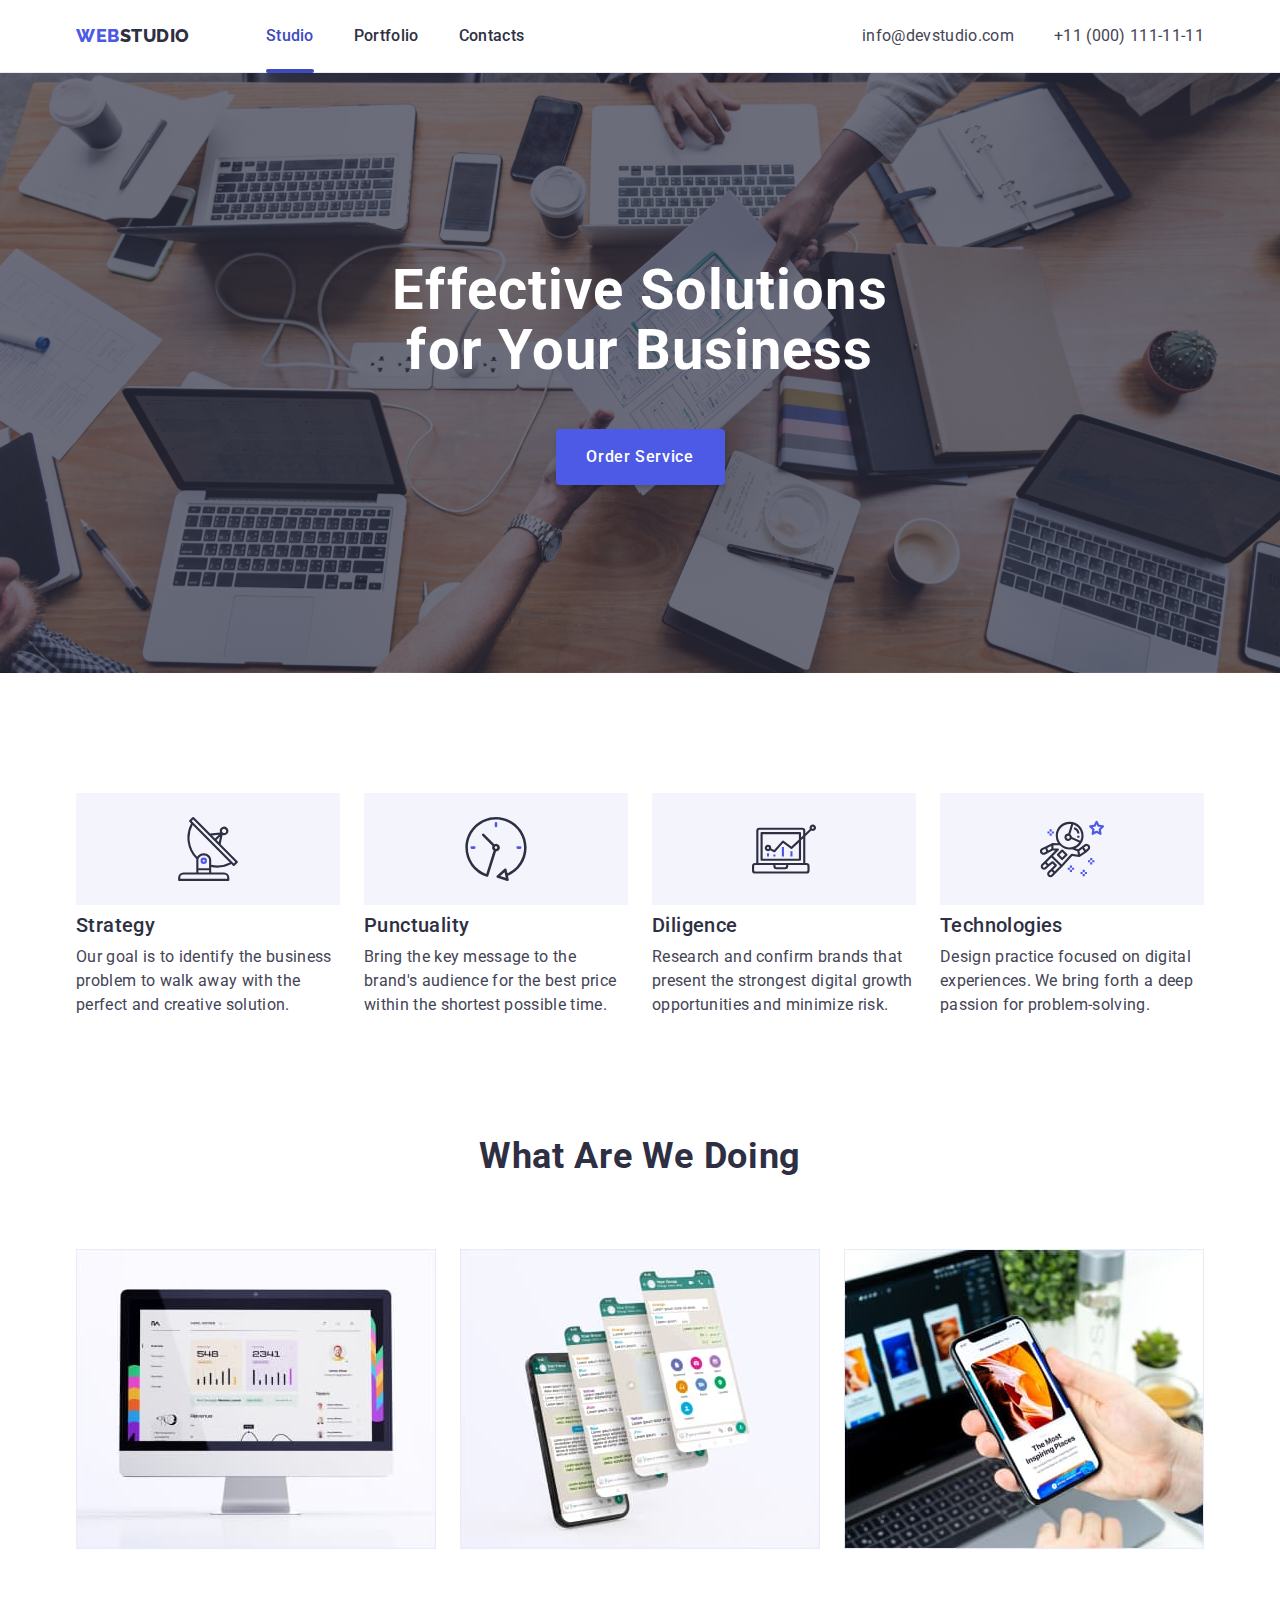
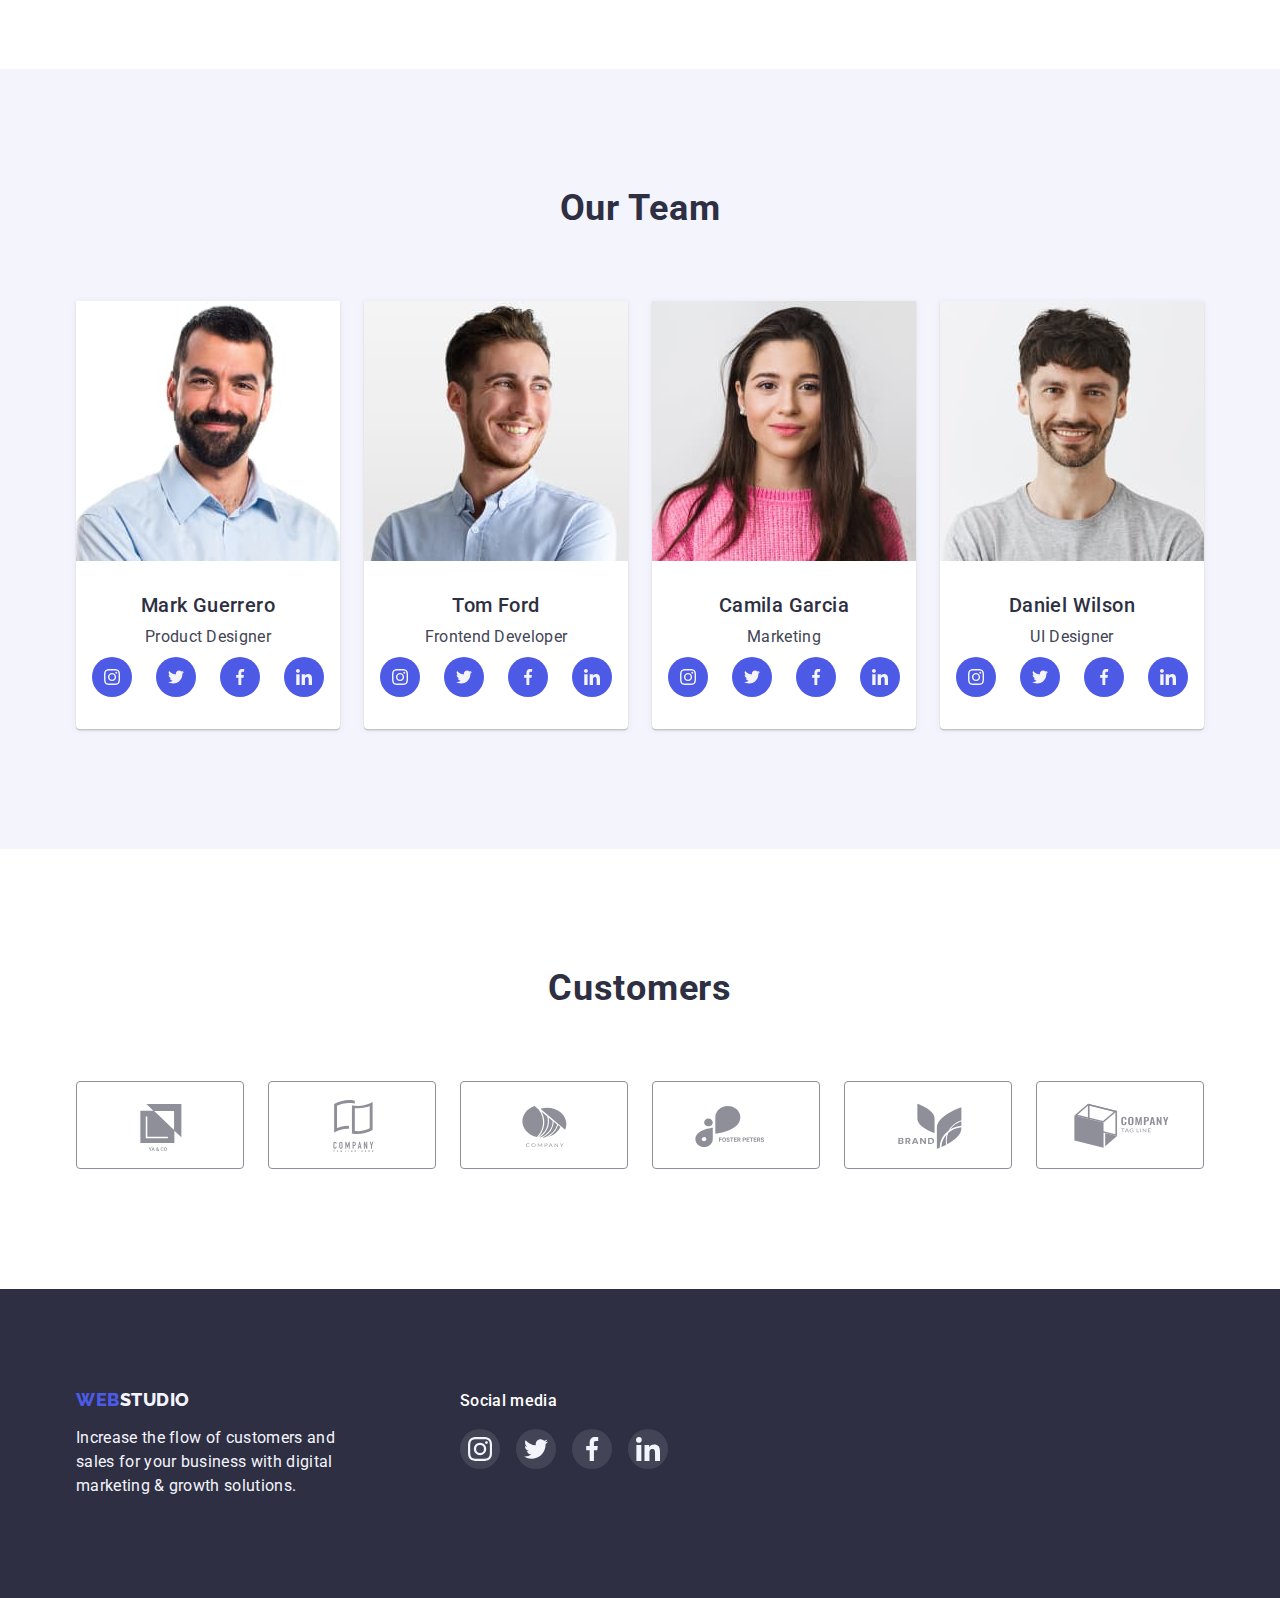
<file: index.html>
<!DOCTYPE html>
<html lang="en">
  <head>
    <meta charset="UTF-8" />
    <meta http-equiv="X-UA-Compatible" content="IE=edge" />
    <meta name="viewport" content="width=device-width, initial-scale=1.0" />
    <title>WebStudio</title>

    <link rel="preconnect" href="https://fonts.googleapis.com" />
    <link rel="preconnect" href="https://fonts.gstatic.com" crossorigin />
    <link
      href="https://fonts.googleapis.com/css2?family=Raleway:wght@800&family=Roboto:wght@400;500;700;900&display=swap"
      rel="stylesheet"
    />

    <link
      rel="stylesheet"
      href="https://cdnjs.cloudflare.com/ajax/libs/modern-normalize/1.1.0/modern-normalize.css"
      integrity="sha512-Y0MM+V6ymRKN2zStTqzQ227DWhhp4Mzdo6gnlRnuaNCbc+YN/ZH0sBCLTM4M0oSy9c9VKiCvd4Jk44aCLrNS5Q=="
      crossorigin="anonymous"
      referrerpolicy="no-referrer"
    />

    <link rel="stylesheet" href="./css/styles.css" />
  </head>
  <body>
    <header class="header">
      <div class="container header-container">
        <nav class="header-nav">
          <a class="logo link" href="./index.html">
            Web<span class="logo-span">Studio</span></a
          >
          <ul class="header-nav-list list">
            <li class="header-nav-items">
              <a
                class="header-nav-link link-items active-menu"
                href="./index.html"
                >Studio</a
              >
            </li>
            <li class="header-nav-items">
              <a class="header-nav-link link-items" href="./portfolio.html"
                >Portfolio</a
              >
            </li>
            <li class="header-nav-items">
              <a class="header-nav-link link-items" href="">Contacts</a>
            </li>
          </ul>
        </nav>
        <address class="header-contact">
          <ul class="header-contact-list list">
            <li class="header-contact-item">
              <a
                class="header-contact-link link-items"
                href="mailto:info@devstudio.com"
                >info@devstudio.com</a
              >
            </li>
            <li class="header-contact-items">
              <a class="header-contact-link link-items" href="tel:+110001111111"
                >+11 (000) 111-11-11</a
              >
            </li>
          </ul>
        </address>
      </div>
    </header>
    <main>
      <!-- Hero image -->

      <section class="hero">
        <div class="container hero-container">
          <h1 class="hero-title">Effective Solutions for Your Business</h1>
          <button class="hero-button button" data-modal-open type="button">
            Order Service
          </button>
        </div>
      </section>

      <!-- 1-t section -->

      <section class="technology section">
        <div class="container">
          <h2 class="visually-hidden">approach</h2>
          <ul class="technology-list list">
            <li class="technology-list-items">
              <div class="technology-block-icon">
                <svg class="technology-icon" width="64" height="64">
                  <use href="./images/icons.svg#icon-antenna"></use>
                </svg>
              </div>
              <h3 class="technology-items-name">Strategy</h3>
              <p class="technology-items-content">
                Our goal is to identify the business problem to walk away with
                the perfect and creative solution.
              </p>
            </li>
            <li class="technology-list-items list">
              <div class="technology-block-icon">
                <svg class="technology-icon" width="64" height="64">
                  <use href="./images/icons.svg#icon-clock"></use>
                </svg>
              </div>
              <h3 class="technology-items-name">Punctuality</h3>
              <p class="technology-items-content">
                Bring the key message to the brand's audience for the best price
                within the shortest possible time.
              </p>
            </li>
            <li class="technology-list-items list">
              <div class="technology-block-icon">
                <svg class="technology-icon" width="64" height="64">
                  <use href="./images/icons.svg#icon-diagram"></use>
                </svg>
              </div>
              <h3 class="technology-items-name">Diligence</h3>
              <p class="technology-items-content">
                Research and confirm brands that present the strongest digital
                growth opportunities and minimize risk.
              </p>
            </li>
            <li class="technology-list-items list">
              <div class="technology-block-icon">
                <svg class="technology-icon" width="64" height="64">
                  <use href="./images/icons.svg#icon-astronaut"></use>
                </svg>
              </div>
              <h3 class="technology-items-name">Technologies</h3>
              <p class="technology-items-content">
                Design practice focused on digital experiences. We bring forth a
                deep passion for problem-solving.
              </p>
            </li>
          </ul>
        </div>
      </section>

      <!-- 2-d Section -->

      <section class="product section">
        <div class="container">
          <h2 class="product-title">What are we doing</h2>
          <ul class="product-list list">
            <li class="product-list-items">
              <img
                class="product-images"
                src="./images/monitor.jpg"
                alt="monitor"
                width="360"
                height="300"
              />
            </li>
            <li class="product-list-items">
              <img
                class="product-images"
                src="./images/menu.jpg"
                alt="menu in phone"
                width="360"
                height="300"
              />
            </li>
            <li class="product-list-items">
              <img
                class="product-images"
                src="./images/phone.jpg"
                alt="phone"
                width="360"
                height="300"
              />
            </li>
          </ul>
        </div>
      </section>

      <!-- 3-d Section -->

      <section class="team section">
        <div class="container">
          <h2 class="team-title">Our Team</h2>
          <ul class="team-list list">
            <li class="team-list-items">
              <img
                class="team-item-photo"
                src="./images/mark-guerrero.jpg"
                alt="Mark Guerrero"
              />
              <div class="team-item-wrap">
                <h3 class="team-person-name">Mark Guerrero</h3>
                <p class="team-person-job">Product Designer</p>
                <ul class="team-soc-list list">
                  <li class="team-soc-item">
                    <a class="team-soc-link link" href>
                      <svg class="team-soc-icon" width="16" height="16">
                        <use href="./images/icons.svg#icon-instagram"></use>
                      </svg>
                    </a>
                  </li>
                  <li class="team-soc-item">
                    <a class="team-soc-link link" href
                      ><svg class="team-soc-icon" width="16" height="16">
                        <use href="./images/icons.svg#icon-twitter"></use>
                      </svg>
                    </a>
                  </li>
                  <li class="team-soc-item">
                    <a class="team-soc-link link" href
                      ><svg class="team-soc-icon" width="16" height="16">
                        <use href="./images/icons.svg#icon-facebook"></use>
                      </svg>
                    </a>
                  </li>
                  <li class="team-soc-item">
                    <a class="team-soc-link link" href
                      ><svg class="team-soc-icon" width="16" height="16">
                        <use href="./images/icons.svg#icon-linkedin"></use>
                      </svg>
                    </a>
                  </li>
                </ul>
              </div>
            </li>
            <li class="team-list-items">
              <img
                class="team-item-photo"
                src="./images/tom-ford.jpg"
                alt="Tom Ford"
              />
              <div class="team-item-wrap">
                <h3 class="team-person-name">Tom Ford</h3>
                <p class="team-person-job">Frontend Developer</p>
                <ul class="team-soc-list list">
                  <li class="team-soc-item">
                    <a class="team-soc-link link" href>
                      <svg class="team-soc-icon" width="16" height="16">
                        <use href="./images/icons.svg#icon-instagram"></use>
                      </svg>
                    </a>
                  </li>
                  <li class="team-soc-item">
                    <a class="team-soc-link link" href
                      ><svg class="team-soc-icon" width="16" height="16">
                        <use href="./images/icons.svg#icon-twitter"></use>
                      </svg>
                    </a>
                  </li>
                  <li class="team-soc-item">
                    <a class="team-soc-link link" href
                      ><svg class="team-soc-icon" width="16" height="16">
                        <use href="./images/icons.svg#icon-facebook"></use>
                      </svg>
                    </a>
                  </li>
                  <li class="team-soc-item">
                    <a class="team-soc-link link" href
                      ><svg class="team-soc-icon" width="16" height="16">
                        <use href="./images/icons.svg#icon-linkedin"></use>
                      </svg>
                    </a>
                  </li>
                </ul>
              </div>
            </li>
            <li class="team-list-items">
              <img
                class="team-item-photo"
                src="./images/camila-garcia.jpg"
                alt="Camila Garcia"
              />
              <div class="team-item-wrap">
                <h3 class="team-person-name">Camila Garcia</h3>
                <p class="team-person-job">Marketing</p>
                <ul class="team-soc-list list">
                  <li class="team-soc-item">
                    <a class="team-soc-link link" href>
                      <svg class="team-soc-icon" width="16" height="16">
                        <use href="./images/icons.svg#icon-instagram"></use>
                      </svg>
                    </a>
                  </li>
                  <li class="team-soc-item">
                    <a class="team-soc-link link" href
                      ><svg class="team-soc-icon" width="16" height="16">
                        <use href="./images/icons.svg#icon-twitter"></use>
                      </svg>
                    </a>
                  </li>
                  <li class="team-soc-item">
                    <a class="team-soc-link link" href
                      ><svg class="team-soc-icon" width="16" height="16">
                        <use href="./images/icons.svg#icon-facebook"></use>
                      </svg>
                    </a>
                  </li>
                  <li class="team-soc-item">
                    <a class="team-soc-link link" href
                      ><svg class="team-soc-icon" width="16" height="16">
                        <use href="./images/icons.svg#icon-linkedin"></use>
                      </svg>
                    </a>
                  </li>
                </ul>
              </div>
            </li>
            <li class="team-list-items">
              <img
                class="team-item-photo"
                src="./images/daniel-wilson.jpg"
                alt="Daniel Wilson"
                width="264"
              />
              <div class="team-item-wrap">
                <h3 class="team-person-name">Daniel Wilson</h3>
                <p class="team-person-job">UI Designer</p>
                <ul class="team-soc-list list">
                  <li class="team-soc-item">
                    <a class="team-soc-link link" href>
                      <svg class="team-soc-icon" width="16" height="16">
                        <use href="./images/icons.svg#icon-instagram"></use>
                      </svg>
                    </a>
                  </li>
                  <li class="team-soc-item">
                    <a class="team-soc-link link" href
                      ><svg class="team-soc-icon" width="16" height="16">
                        <use href="./images/icons.svg#icon-twitter"></use>
                      </svg>
                    </a>
                  </li>
                  <li class="team-soc-item">
                    <a class="team-soc-link link" href
                      ><svg class="team-soc-icon" width="16" height="16">
                        <use href="./images/icons.svg#icon-facebook"></use>
                      </svg>
                    </a>
                  </li>
                  <li class="team-soc-item">
                    <a class="team-soc-link link" href
                      ><svg class="team-soc-icon" width="16" height="16">
                        <use href="./images/icons.svg#icon-linkedin"></use>
                      </svg>
                    </a>
                  </li>
                </ul>
              </div>
            </li>
          </ul>
        </div>
      </section>
    </main>

    <!-- 4-d Section -->

    <section class="customers section">
      <div class="container">
        <h2 class="customers-tittle">Customers</h2>
        <ul class="customers-list list">
          <li class="customers-item">
            <a class="customers-link link-items" href="">
              <svg class="customers-icon" height="56" width="104">
                <use href="./images/icons.svg#icon-customers-1"></use>
              </svg>
            </a>
          </li>
          <li class="customers-item">
            <a class="customers-link link-items" href="">
              <svg class="customers-icon" height="56" width="104">
                <use href="./images/icons.svg#icon-customers-2"></use>
              </svg>
            </a>
          </li>
          <li class="customers-item">
            <a class="customers-link link-items" href="">
              <svg class="customers-icon" height="56" width="104">
                <use href="./images/icons.svg#icon-customers-3"></use>
              </svg>
            </a>
          </li>
          <li class="customers-item">
            <a class="customers-link link-items" href="">
              <svg class="customers-icon" height="56" width="104">
                <use href="./images/icons.svg#icon-customers-4"></use>
              </svg>
            </a>
          </li>
          <li class="customers-item">
            <a class="customers-link link-items" href="">
              <svg class="customers-icon" height="56" width="104">
                <use href="./images/icons.svg#icon-customers-5"></use>
              </svg>
            </a>
          </li>
          <li class="customers-item">
            <a class="customers-link link-items" href="">
              <svg class="customers-icon" height="56" width="104">
                <use href="./images/icons.svg#icon-customers-6"></use>
              </svg>
            </a>
          </li>
        </ul>
      </div>
    </section>

    <!-- Footer -->

    <footer class="footer">
      <div class="container footer-container">
        <div class="footer-leftside">
          <a class="logo-footer link" href="./index.html"
            >Web<span class="footer-span">Studio</span></a
          >
          <p class="footer-content">
            Increase the flow of customers and sales for your business with
            digital marketing & growth solutions.
          </p>
        </div>
        <div class="footer-wrap">
          <p class="footer-wrap-name">Social media</p>
          <ul class="footer-soc-list list">
            <li class="footer-soc-item">
              <a href="" class="footer-soc-link link">
                <svg class="footer-soc-icon" width="24" height="24">
                  <use href="./images/icons.svg#icon-instagram"></use>
                </svg>
              </a>
            </li>
            <li class="footer-soc-item">
              <a href="" class="footer-soc-link link">
                <svg class="footer-soc-icon" width="24" height="24">
                  <use href="./images/icons.svg#icon-twitter"></use>
                </svg>
              </a>
            </li>
            <li class="footer-soc-item">
              <a href="" class="footer-soc-link link">
                <svg class="footer-soc-icon" width="24" height="24">
                  <use href="./images/icons.svg#icon-facebook"></use>
                </svg>
              </a>
            </li>
            <li class="footer-soc-item">
              <a href="" class="footer-soc-link link">
                <svg class="footer-soc-icon" width="24" height="24">
                  <use href="./images/icons.svg#icon-linkedin"></use>
                </svg>
              </a>
            </li>
          </ul>
        </div>
      </div>
    </footer>

    <div class="backdrop is-hidden" data-modal>
      <div class="modal">
        <button type="button" data-modal-close class="modal-button-close">
          <svg class="modal-button-close-icon" width="8" height="8">
            <use href="./images/icons.svg#icon-close"></use>
          </svg>
        </button>
      </div>
    </div>
    <script src="./js/modal.js"></script>
  </body>
</html>
</file>
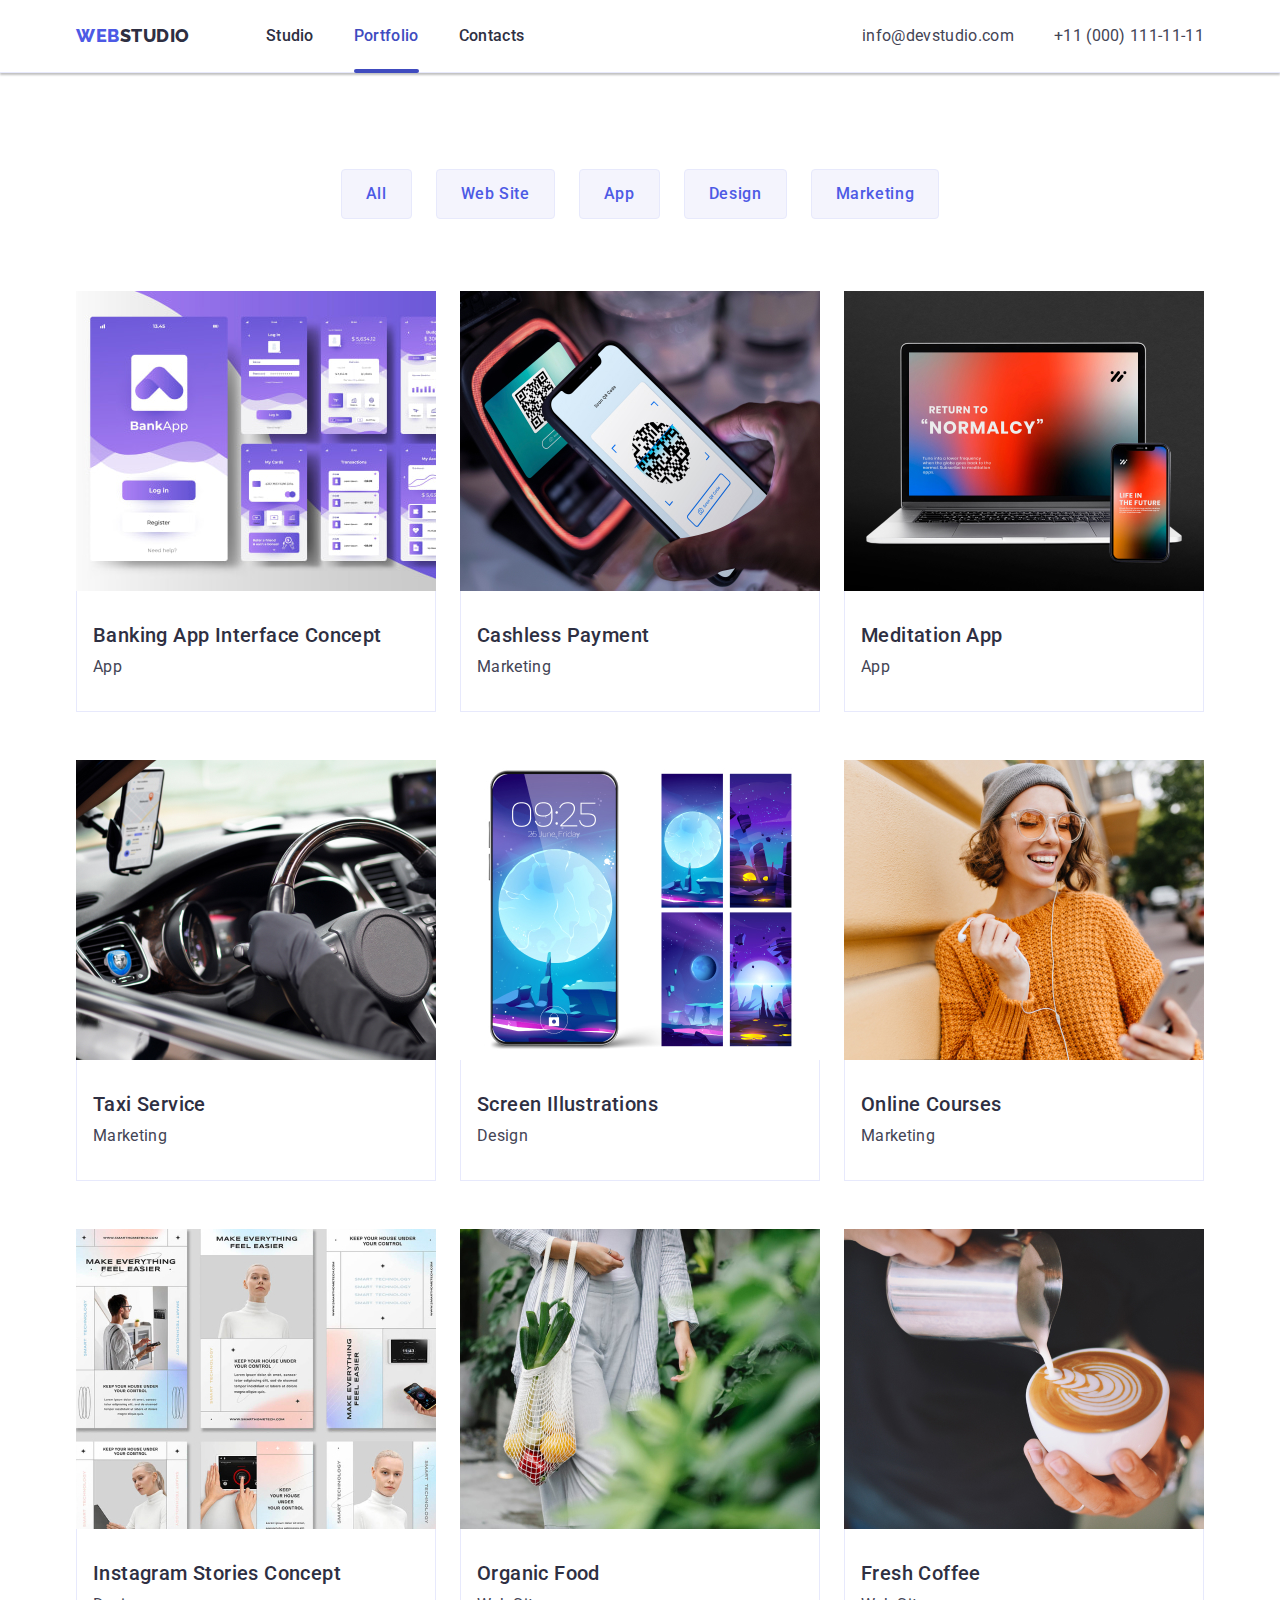
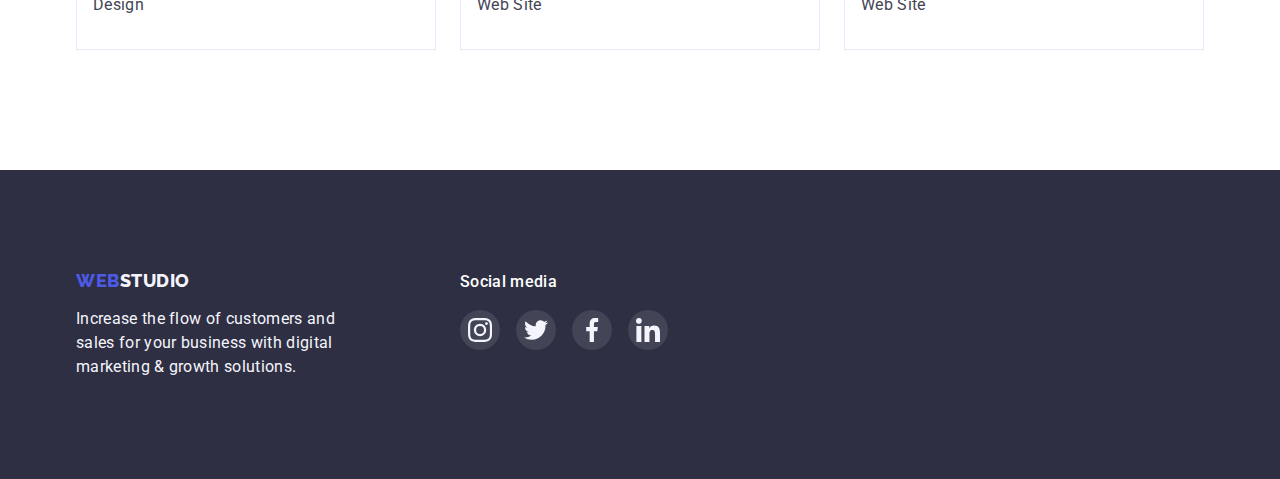
<file: portfolio.html>
<!DOCTYPE html>
<html lang="en">
  <head>
    <meta charset="UTF-8" />
    <meta http-equiv="X-UA-Compatible" content="IE=edge" />
    <meta name="viewport" content="width=device-width, initial-scale=1.0" />
    <title>WebStudio</title>

    <link rel="preconnect" href="https://fonts.googleapis.com" />
    <link rel="preconnect" href="https://fonts.gstatic.com" crossorigin />
    <link
      href="https://fonts.googleapis.com/css2?family=Raleway:wght@800&family=Roboto:wght@400;500;700;900&display=swap"
      rel="stylesheet"
    />

    <link
      rel="stylesheet"
      href="https://cdnjs.cloudflare.com/ajax/libs/modern-normalize/1.1.0/modern-normalize.css"
      integrity="sha512-Y0MM+V6ymRKN2zStTqzQ227DWhhp4Mzdo6gnlRnuaNCbc+YN/ZH0sBCLTM4M0oSy9c9VKiCvd4Jk44aCLrNS5Q=="
      crossorigin="anonymous"
      referrerpolicy="no-referrer"
    />

    <link rel="stylesheet" href="./css/styles.css" />
  </head>
  <body class="body">
    <header class="header">
      <div class="container header-container">
        <nav class="header-nav">
          <a class="logo link" href="./index.html">
            Web<span class="logo-span">Studio</span></a
          >
          <ul class="header-nav-list list">
            <li class="header-nav-items">
              <a class="header-nav-link link-items" href="./index.html"
                >Studio</a
              >
            </li>
            <li class="header-nav-items">
              <a
                class="header-nav-link link-items active-menu"
                href="./portfolio.html"
                >Portfolio</a
              >
            </li>
            <li class="header-nav-items">
              <a class="header-nav-link link-items" href="">Contacts</a>
            </li>
          </ul>
        </nav>
        <address class="header-contact">
          <ul class="header-contact-list list">
            <li class="header-contact-item">
              <a
                class="header-contact-link link-items"
                href="mailto:info@devstudio.com"
                >info@devstudio.com</a
              >
            </li>
            <li class="header-contact-item">
              <a class="header-contact-link link-items" href="tel:+110001111111"
                >+11 (000) 111-11-11</a
              >
            </li>
          </ul>
        </address>
      </div>
    </header>

    <!-- Filter or menu-->

    <main>
      <section class="portfolio">
        <div class="container">
          <h1 class="visually-hidden">Portfolio</h1>
          <ul class="buttons-list list">
            <li>
              <button class="buttons-list-name button" type="button">
                All
              </button>
            </li>
            <li>
              <button class="buttons-list-name button" type="button">
                Web Site
              </button>
            </li>
            <li>
              <button class="buttons-list-name button" type="button">
                App
              </button>
            </li>
            <li>
              <button class="buttons-list-name button" type="button">
                Design
              </button>
            </li>
            <li>
              <button class="buttons-list-name button" type="button">
                Marketing
              </button>
            </li>
          </ul>

          <!-- Images Menu-->

          <ul class="works-list list">
            <li class="works-items">
              <a href="" class="works-link link">
                <div class="works-image-box">
                  <img
                    class="works-images"
                    src="./images/banking-app.jpg"
                    alt="Banking App Interface Concept"
                  />
                  <p class="works-images-text">
                    14 Stylish and User-Friendly App Design Concepts · Task
                    Manager App · Calorie Tracker App · Exotic Fruit Ecommerce
                    App · Cloud Storage App
                  </p>
                </div>
                <div class="works-content-text">
                  <h2 class="works-image-name">
                    Banking App Interface Concept
                  </h2>
                  <p class="works-image-content">App</p>
                </div>
              </a>
            </li>
            <li class="works-items">
              <a href="" class="works-link link">
                <div class="works-image-box">
                  <img
                    class="works-images"
                    src="./images/scan-qrc.jpg"
                    alt="Cashless Payment"
                  />
                  <p class="works-images-text">
                    14 Stylish and User-Friendly App Design Concepts · Task
                    Manager App · Calorie Tracker App · Exotic Fruit Ecommerce
                    App · Cloud Storage App
                  </p>
                </div>
                <div class="works-content-text">
                  <h2 class="works-image-name">Cashless Payment</h2>
                  <p class="works-image-content">Marketing</p>
                </div>
              </a>
            </li>
            <li class="works-items">
              <a href="" class="works-link link">
                <div class="works-image-box">
                  <img
                    class="works-images"
                    src="./images/medit-app.jpg"
                    alt="Meditation App"
                  />
                  <p class="works-images-text">
                    14 Stylish and User-Friendly App Design Concepts · Task
                    Manager App · Calorie Tracker App · Exotic Fruit Ecommerce
                    App · Cloud Storage App
                  </p>
                </div>
                <div class="works-content-text">
                  <h2 class="works-image-name">Meditation App</h2>
                  <p class="works-image-content">App</p>
                </div>
              </a>
            </li>
            <li class="works-items">
              <a href="" class="works-link link">
                <div class="works-image-box">
                  <img
                    class="works-images"
                    src="./images/taxi-service.jpg"
                    alt="Taxi Service"
                  />
                  <p class="works-images-text">
                    14 Stylish and User-Friendly App Design Concepts · Task
                    Manager App · Calorie Tracker App · Exotic Fruit Ecommerce
                    App · Cloud Storage App
                  </p>
                </div>
                <div class="works-content-text">
                  <h2 class="works-image-name">Taxi Service</h2>
                  <p class="works-image-content">Marketing</p>
                </div>
              </a>
            </li>
            <li class="works-items">
              <a href="" class="works-link link">
                <div class="works-image-box">
                  <img
                    class="works-images"
                    src="./images/scr-illust.jpg"
                    alt="Screen Illustrations"
                  />
                  <p class="works-images-text">
                    14 Stylish and User-Friendly App Design Concepts · Task
                    Manager App · Calorie Tracker App · Exotic Fruit Ecommerce
                    App · Cloud Storage App
                  </p>
                </div>
                <div class="works-content-text">
                  <h2 class="works-image-name">Screen Illustrations</h2>
                  <p class="works-image-content">Design</p>
                </div>
              </a>
            </li>
            <li class="works-items">
              <a href="" class="works-link link">
                <div class="works-image-box">
                  <img
                    class="works-images"
                    src="./images/online-cour.jpg"
                    alt="Online Courses"
                  />
                  <p class="works-images-text">
                    14 Stylish and User-Friendly App Design Concepts · Task
                    Manager App · Calorie Tracker App · Exotic Fruit Ecommerce
                    App · Cloud Storage App
                  </p>
                </div>
                <div class="works-content-text">
                  <h2 class="works-image-name">Online Courses</h2>
                  <p class="works-image-content">Marketing</p>
                </div>
              </a>
            </li>
            <li class="works-items">
              <a href="" class="works-link link">
                <div class="works-image-box">
                  <img
                    class="works-images"
                    src="./images/instagram.jpg"
                    alt="Instagram Stories Concept"
                  />
                  <p class="works-images-text">
                    14 Stylish and User-Friendly App Design Concepts · Task
                    Manager App · Calorie Tracker App · Exotic Fruit Ecommerce
                    App · Cloud Storage App
                  </p>
                </div>
                <div class="works-content-text">
                  <h2 class="works-image-name">Instagram Stories Concept</h2>
                  <p class="works-image-content">Design</p>
                </div>
              </a>
            </li>
            <li class="works-items">
              <a href="" class="works-link link">
                <div class="works-image-box">
                  <img
                    class="works-images"
                    src="./images/food.jpg"
                    alt="Organic Food"
                  />
                  <p class="works-images-text">
                    14 Stylish and User-Friendly App Design Concepts · Task
                    Manager App · Calorie Tracker App · Exotic Fruit Ecommerce
                    App · Cloud Storage App
                  </p>
                </div>
                <div class="works-content-text">
                  <h2 class="works-image-name">Organic Food</h2>
                  <p class="works-image-content">Web Site</p>
                </div>
              </a>
            </li>
            <li class="works-items">
              <a href="" class="works-link link">
                <div class="works-image-box">
                  <img
                    class="works-images"
                    src="./images/coffee.jpg"
                    alt="Fresh Coffee"
                  />
                  <p class="works-images-text">
                    14 Stylish and User-Friendly App Design Concepts · Task
                    Manager App · Calorie Tracker App · Exotic Fruit Ecommerce
                    App · Cloud Storage App
                  </p>
                </div>
                <div class="works-content-text">
                  <h2 class="works-image-name">Fresh Coffee</h2>
                  <p class="works-image-content">Web Site</p>
                </div>
              </a>
            </li>
          </ul>
        </div>
      </section>
    </main>

    <!-- Footer -->

    <footer class="footer">
      <div class="container footer-container">
        <div class="footer-leftside">
          <a class="logo-footer link" href="./index.html"
            >Web<span class="footer-span">Studio</span></a
          >
          <p class="footer-content">
            Increase the flow of customers and sales for your business with
            digital marketing & growth solutions.
          </p>
        </div>
        <div class="footer-wrap">
          <p class="footer-wrap-name">Social media</p>
          <ul class="footer-soc-list list">
            <li class="footer-soc-item">
              <a href="" class="footer-soc-link link">
                <svg class="footer-soc-icon" widht="24" height="24">
                  <use href="./images/icons.svg#icon-instagram"></use>
                </svg>
              </a>
            </li>
            <li class="footer-soc-item">
              <a href="" class="footer-soc-link link">
                <svg class="footer-soc-icon" widht="24" height="24">
                  <use href="./images/icons.svg#icon-twitter"></use>
                </svg>
              </a>
            </li>
            <li class="footer-soc-item">
              <a href="" class="footer-soc-link link">
                <svg class="footer-soc-icon" widht="24" height="24">
                  <use href="./images/icons.svg#icon-facebook"></use>
                </svg>
              </a>
            </li>
            <li class="footer-soc-item">
              <a href="" class="footer-soc-link link">
                <svg class="footer-soc-icon" widht="24" height="24">
                  <use href="./images/icons.svg#icon-linkedin"></use>
                </svg>
              </a>
            </li>
          </ul>
        </div>
      </div>
    </footer>
  </body>
</html>
</file>
<file: css/styles.css>
:root {
  --navy-blue: #2e2f42;
  --slate: #434455;
  --light-slate: #8e8f99;
  --white: #ffffff;
  --cornflower: #e7e9fc;
  --iris: #4d5ae5;
  --ocean: #404bbf;
  --cloud: #f4f4fd;
  --green: #31d0aa;
}

p,
h1,
h2,
h3,
h4,
h5,
h6 {
  margin: 0;
}

ul {
  margin: 0;
  padding-left: 0;
}

img {
  display: block;
}

body {
  font-family: "Roboto", sans-serif;
  color: var(--slate);
  background-color: var(--white);
}

.button {
  cursor: pointer;
}

.link,
.link-items {
  text-decoration: none;
}

.link-items:hover,
.link-items:focus {
  color: var(--ocean);
}

.list {
  list-style: none;
}

.container {
  width: 1158px;
  padding-left: 15px;
  padding-right: 15px;
  margin: 0 auto;
}

.section {
  padding-bottom: 120px;
  padding-top: 120px;
}

.visually-hidden {
  position: absolute;
  width: 1px;
  height: 1px;
  margin: -1px;
  border: 0;
  padding: 0;
  white-space: nowrap;
  clip-path: inset(100%);
  clip: rect(0 0 0 0);
  overflow: hidden;
}

/*-------------------------- Header --------------------------*/

.header {
  padding-top: 24px;
  padding-bottom: 24px;
  border-bottom: 1px solid var(--cornflower);
  box-shadow: 0px 2px 2px rgba(0, 0, 0, 0.25);
}

.header-container {
  display: flex;
}

.header-nav {
  display: flex;
  align-items: center;
  margin-right: auto;
}

.logo {
  font-family: "Raleway", sans-serif;
  font-weight: 800;
  font-size: 18px;
  line-height: 1.17;
  letter-spacing: 0.03em;
  text-transform: uppercase;
  color: var(--iris);
}

.logo-span {
  color: var(--navy-blue);
}

.header-nav-list {
  display: flex;
  gap: 40px;
  margin-left: 76px;
}

/* .header-nav-items {
} */

.header-nav-link {
  font-weight: 500;
  font-size: 16px;
  line-height: 1.5;
  letter-spacing: 0.02em;
  color: var(--navy-blue);
  transition: color 250ms cubic-bezier(0.4, 0, 0.2, 1);
}

.active-menu {
  position: relative;
  color: var(--ocean);
}
.active-menu::after {
  position: absolute;
  content: "";
  display: block;
  background-color: var(--ocean);
  width: 100%;
  height: 4px;
  bottom: -28px;
  border-radius: 2px;
}

.header-contact {
  font-style: normal;
}

.header-contact-list {
  display: flex;
  align-items: center;
  gap: 40px;
}

/* .header-contact-item {
} */

.header-contact-link {
  font-size: 16px;
  line-height: 1.5;
  letter-spacing: 0.02em;
  color: var(--slate);
  transition: color 250ms cubic-bezier(0.4, 0, 0.2, 1);
}

/*-------------------------- Hero image --------------------------*/

.hero {
  max-width: 1440px;
  text-align: center;
  background-color: var(--navy-blue);
  background-image: linear-gradient(
      rgba(46, 47, 66, 0.7),
      rgba(46, 47, 66, 0.7)
    ),
    url(../images/hero-page.jpg);
  background-position: center;
  background-repeat: no-repeat;
  background-size: cover;
  padding: 188px 0;
  margin: auto;
}

/* .hero-container {

} */

.hero-title {
  width: 496px;
  font-weight: 700;
  font-size: 56px;
  line-height: 1.07;
  text-align: center;
  letter-spacing: 0.02em;
  color: var(--white);
  margin: auto;
}
.hero-button {
  font-family: "Roboto", sans-serif;
  width: 169px;
  height: 56px;
  background-color: var(--iris);
  box-shadow: 0px 4px 4px rgba(0, 0, 0, 0.15);
  border-radius: 4px;
  margin-top: 48px;
  border: none;
  font-weight: 500;
  font-size: 16px;
  line-height: 1.5;
  letter-spacing: 0.04em;
  color: var(--white);
  transition: background-color 250ms cubic-bezier(0.4, 0, 0.2, 1),
    box-shadow 250ms cubic-bezier(0.4, 0, 0.2, 1);
}

.hero-button:focus,
.hero-button:hover {
  background-color: var(--ocean);
}

/*-------------------------- Technology list --------------------------*/

/* .technology {
} */

/* .technology-title{
 } */

.technology-block-icon {
  height: 112px;
  background-color: var(--cloud);
  display: flex;
  align-items: center;
  justify-content: center;
  margin-bottom: 8px;
}

/* .technology-icon {
} */

.technology-list {
  display: flex;
  align-items: center;
  gap: 24px;
}

.technology-list-items {
  width: calc((100% - 72px) / 4);
}
.technology-items-name {
  font-weight: 500;
  font-size: 20px;
  line-height: 1.2;
  letter-spacing: 0.02em;
  color: var(--navy-blue);
  margin-bottom: 8px;
}
.technology-items-content {
  font-size: 16px;
  line-height: 1.5;
  letter-spacing: 0.02em;
  color: var(--slate);
}

/*-------------------------- Product list ---------------------------*/

.product {
  padding-top: 0;
}

.product-title {
  font-weight: 700;
  font-size: 36px;
  line-height: 1.11;
  text-align: center;
  letter-spacing: 0.02em;
  text-transform: capitalize;
  color: var(--navy-blue);
  margin-bottom: 72px;
}

.product-list {
  display: flex;
  align-items: center;
  gap: 24px;
}

/* .product-list-items {
} */

/* .product-images {
} */

/*-------------------------- Team --------------------------*/

.team {
  background: var(--cloud);
}
.team-title {
  font-weight: 700;
  font-size: 36px;
  line-height: 1.11;
  text-align: center;
  letter-spacing: 0.02em;
  text-transform: capitalize;
  color: var(--navy-blue);
  margin-bottom: 72px;
}

.team-list {
  display: flex;
  gap: 24px;
}

.team-list-items {
  background: var(--white);
  box-shadow: 0px 1px 6px rgba(46, 47, 66, 0.08),
    0px 1px 1px rgba(46, 47, 66, 0.16), 0px 2px 1px rgba(46, 47, 66, 0.08);
  border-radius: 0px 0px 4px 4px;
  width: calc((100% - 72px) / 4);
  padding-bottom: 32px;
}

.team-item-photo {
  width: 264px;
  height: 260px;
  margin-bottom: 32px;
}

/* .team-item-wrap {
} */

.team-person-name {
  font-weight: 500;
  font-size: 20px;
  line-height: 1.2;
  text-align: center;
  letter-spacing: 0.02em;
  color: var(--navy-blue);
  margin-bottom: 8px;
}

.team-person-job {
  font-weight: 400;
  font-size: 16px;
  line-height: 1.5;
  text-align: center;
  letter-spacing: 0.02em;
  color: var(--slate);
  margin-bottom: 8px;
}

.team-soc-list {
  display: flex;
  justify-content: center;
  gap: 24px;
}

.team-soc-item {
  width: 40px;
  height: 40px;
}

.team-soc-link {
  width: 100%;
  height: 100%;
  border-radius: 50%;
  background-color: var(--iris);
  display: flex;
  align-items: center;
  justify-content: center;
  transition: background-color 250ms cubic-bezier(0.4, 0, 0.2, 1);
}

.team-soc-link:hover,
.team-soc-link:focus {
  background-color: var(--ocean);
}

.team-soc-icon {
  fill: var(--cloud);
}

/*-------------------------- Customers --------------------------*/

/* .customers {
} */

.customers-tittle {
  font-weight: 700;
  font-size: 36px;
  line-height: 1.11;
  text-align: center;
  letter-spacing: 0.02em;
  color: var(--navy-blue);
  margin-bottom: 72px;
}

.customers-list {
  display: flex;
  justify-content: center;
  margin: auto;
  gap: 24px;
}

.customers-item {
  min-width: 168px;
  min-height: 88px;
  width: calc((100% - 120px) / 6);
  transition: border-color 250ms cubic-bezier(0.4, 0, 0.2, 1);
}

.customers-link {
  width: 100%;
  height: 100%;
  display: flex;
  align-items: center;
  justify-content: center;
  color: var(--light-slate);
  border: 1px solid var(--light-slate);
  border-radius: 4px;
  transition: color 250ms cubic-bezier(0.4, 0, 0.2, 1),
    border-color 250ms cubic-bezier(0.4, 0, 0.2, 1);
}

.customers-icon {
  fill: currentColor;
}

.customers-link:hover,
.customers-link:focus {
  color: var(--ocean);
  border-color: var(--ocean);
}

/*-------------------------- Footer --------------------------*/

.footer {
  background: var(--navy-blue);
  padding-top: 100px;
  padding-bottom: 100px;
}

.footer-container {
  display: flex;
}

.logo-footer {
  font-family: "Raleway", sans-serif;
  font-weight: 800;
  font-size: 18px;
  line-height: 1.17;
  align-items: center;
  letter-spacing: 0.03em;
  color: var(--iris);
  text-transform: uppercase;
}

.footer-span {
  color: var(--cloud);
}

.footer-content {
  max-width: 264px;
  font-size: 16px;
  line-height: 1.5;
  letter-spacing: 0.02em;
  color: var(--cloud);
  margin-top: 16px;
}

.footer-wrap {
  margin-left: 120px;
}

.footer-wrap-name {
  font-weight: 500;
  line-height: 1.5;
  letter-spacing: 0.02em;
  color: var(--white);
  margin-bottom: 16px;
}

.footer-soc-list {
  display: flex;
  justify-content: center;
  gap: 16px;
}

.footer-soc-item {
  width: 40px;
  height: 40px;
}

.footer-soc-link {
  width: 100%;
  height: 100%;
  border-radius: 50%;
  background-color: var(--slate);
  display: flex;
  align-items: center;
  justify-content: center;
  transition: background-color 250ms cubic-bezier(0.4, 0, 0.2, 1);
}

.footer-soc-link:hover,
.footer-soc-link:focus {
  background-color: var(--green);
}

.footer-soc-icon {
  fill: var(--cloud);
}

/*-------------------------- Portfolio page --------------------------*/

.portfolio {
  padding-top: 96px;
  padding-bottom: 120px;
}

.buttons-list {
  margin-bottom: 72px;
  display: flex;
  justify-content: center;
  gap: 24px;
}

.buttons-list-name:hover,
.buttons-list-name:focus {
  color: var(--white);
  background-color: var(--ocean);
  box-shadow: 0px 3px 1px rgba(0, 0, 0, 0.1), 0px 2px 1px rgba(0, 0, 0, 0.08),
    0px 2px 2px rgba(0, 0, 0, 0.12);
  border-color: transparent;
}

.buttons-list-name {
  font-family: "Roboto", sans-serif;
  font-weight: 500;
  font-size: 16px;
  line-height: 24px;
  text-align: center;
  letter-spacing: 0.04em;
  color: var(--iris);
  background: var(--cloud);
  border-radius: 4px;
  padding: 12px 24px;
  border: 1px solid var(--cornflower);
  transition: background-color 250ms cubic-bezier(0.4, 0, 0.2, 1),
    color 250ms cubic-bezier(0.4, 0, 0.2, 1),
    border-color 250ms cubic-bezier(0.4, 0, 0.2, 1),
    box-shadow 250ms cubic-bezier(0.4, 0, 0.2, 1);
}

/*-------------------------- Works list --------------------------*/

.works-list {
  display: flex;
  flex-wrap: wrap;
  gap: 48px 24px;
}

.works-list li {
  width: calc((100% - 48px) / 3);
}

.works-items {
  max-width: 360px;
}

.works-link {
  color: var(--navy-blue);
  display: block;
  transition: box-shadow 250ms cubic-bezier(0.4, 0, 0.2, 1);
}

.works-link:hover .works-images-text,
.works-link:focus .works-images-text {
  transform: translate(0);
}

.works-link:hover,
.works-link:focus {
  box-shadow: 0px 1px 6px rgba(46, 47, 66, 0.08),
    0px 1px 1px rgba(46, 47, 66, 0.16), 0px 2px 1px rgba(46, 47, 66, 0.08);
}

.works-image-box {
  position: relative;
  overflow: hidden;
}

.works-content-text {
  border: 1px solid var(--cornflower);
  border-top: none;
  padding: 32px 0 32px 16px;
}

/* .works-images {
} */

.works-image-name {
  font-weight: 500;
  font-size: 20px;
  line-height: 1.2;
  letter-spacing: 0.02em;
  color: var(--navy-blue);
  margin-bottom: 8px;
}

.works-images-text {
  display: block;
  position: absolute;
  top: 0;
  font-size: 16px;
  line-height: 1.5;
  letter-spacing: 0.02em;
  color: var(--cloud);
  background-color: var(--iris);
  height: 100%;
  padding: 40px 32px;
  transform: translateY(100%);
  transition: transform 250ms cubic-bezier(0.4, 0, 0.2, 1);
}

.works-image-content {
  font-size: 16px;
  line-height: 1.5;
  letter-spacing: 0.02em;
  color: var(--slate);
}

.backdrop {
  position: fixed;
  top: 0;
  left: 0;
  width: 100%;
  height: 100%;
  background-color: rgba(46, 47, 66, 0.4);
  transition: opacity 300ms linear, visibility 300ms linear;
}

.modal {
  width: 408px;
  min-height: 576px;
  background-color: var(--white);
  box-shadow: 0px 1px 1px rgba(0, 0, 0, 0.14), 0px 1px 3px rgba(0, 0, 0, 0.12),
    0px 2px 1px rgba(0, 0, 0, 0.2);
  border-radius: 4px;
  position: absolute;
  top: 50%;
  left: 50%;
  transform: translate(-50%, -50%) scale(1);
  transition: transform 300ms linear;
  padding: 24px;
}

.backdrop.is-hidden .modal {
  transform: translate(-50%, -50%) scale(0);
}

.modal-button-close {
  position: absolute;
  top: 24px;
  right: 24px;
  width: 24px;
  height: 24px;
  border: 1px solid rgba(0, 0, 0, 0.1);
  background-color: transparent;
  border-radius: 50%;
  display: block;
  margin-left: auto;
  cursor: pointer;
  transition: background-color 250ms cubic-bezier(0.4, 0, 0.2, 1),
    fill 250ms cubic-bezier(0.4, 0, 0.2, 1);
}

.modal-button-close:focus,
.modal-button-close:hover {
  background-color: var(--ocean);
  fill: var(--white);
}

.modal-button-close-icon {
  display: flex;
  align-items: center;
  justify-content: center;
  margin: auto;
  background-color: transparent;
}

.is-hidden {
  opacity: 0;
  visibility: hidden;
  pointer-events: none;
}
</file>
